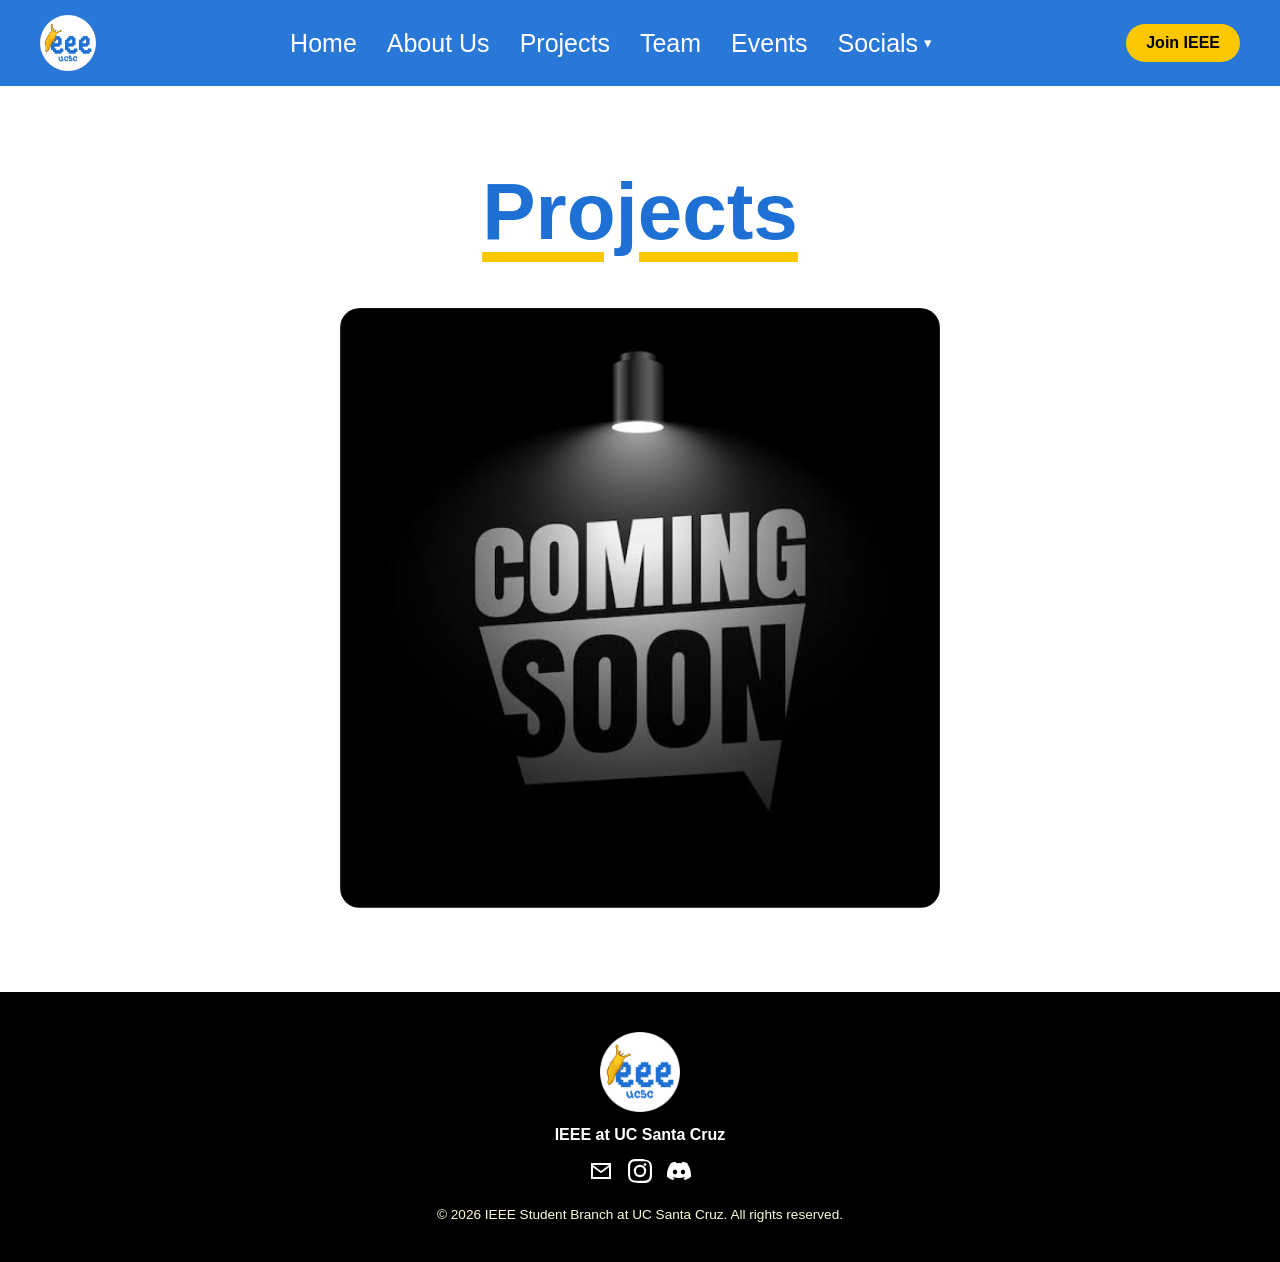
<file: projects.html>
<!DOCTYPE html>
<html lang="en">
<head>
    <meta charset="UTF-8">
    <meta name="viewport" content="width=device-width, initial-scale=1.0">
    <title>Projects | IEEE at UC Santa Cruz</title>
    <meta name="description" content="IEEE Student Branch at UC Santa Cruz. Hands-on engineering projects, workshops, and events for UCSC students.">
    <meta property="og:title" content="Projects | IEEE at UC Santa Cruz">
    <meta property="og:description" content="IEEE Student Branch at UC Santa Cruz. Hands-on engineering projects, workshops, and events for UCSC students.">
    <meta property="og:image" content="assets/img/ucsc-ieee-logo.png">
    <link rel="icon" type="image/png" href="assets/img/ucsc-ieee-logo.png">
    <link rel="stylesheet" href="style.css">
</head>
<body>
<!-- The header section contains the navigation bar with the logo, navigation links -->
<header>
    <nav>
        <a href="index.html#home" class="logo">
            <img src="assets/img/ucsc-ieee-logo.png" alt="IEEE UCSC logo">
        </a>

        <ul class="nav-links">
            <li><a href="index.html#home">Home</a></li>
            <li><a href="index.html#about-us">About Us</a></li>
            <li><a href="projects.html">Projects</a></li>
            <li><a href="team.html">Team</a></li>
            <li><a href="index.html#calendar">Events</a></li>

            <!-- Socials drop-down, opens on hover (desktop) or tap -->
            <li class="dropdown">
                <button class="dropdown-toggle" aria-expanded="false" aria-haspopup="true">
                    Socials <span class="dropdown-arrow">&#9662;</span>
                </button>
                <ul class="dropdown-menu">
                    <li>
                        <a href="https://discord.com/invite/k6jq3KqWV" target="_blank">
                            <svg xmlns="http://www.w3.org/2000/svg" viewBox="0 0 24 24" class="dropdown-icon"><path d="M20.317 4.37a19.79 19.79 0 0 0-4.885-1.515.074.074 0 0 0-.079.037c-.211.375-.445.865-.608 1.25a18.27 18.27 0 0 0-5.487 0 12.64 12.64 0 0 0-.618-1.25.077.077 0 0 0-.079-.037A19.74 19.74 0 0 0 3.677 4.37a.07.07 0 0 0-.032.028C.533 9.046-.32 13.58.099 18.058a.082.082 0 0 0 .031.056 19.9 19.9 0 0 0 5.993 3.03.078.078 0 0 0 .084-.028c.462-.63.874-1.295 1.226-1.994a.076.076 0 0 0-.042-.106 13.1 13.1 0 0 1-1.872-.892.077.077 0 0 1-.008-.128c.126-.094.252-.192.372-.291a.074.074 0 0 1 .078-.01c3.928 1.793 8.18 1.793 12.062 0a.074.074 0 0 1 .078.009c.12.1.246.198.373.292a.077.077 0 0 1-.007.128 12.3 12.3 0 0 1-1.873.891.077.077 0 0 0-.041.107c.36.698.772 1.363 1.225 1.993a.076.076 0 0 0 .084.029 19.84 19.84 0 0 0 6.002-3.03.077.077 0 0 0 .032-.054c.5-5.177-.838-9.674-3.549-13.66a.061.061 0 0 0-.031-.03zM8.02 15.331c-1.183 0-2.157-1.086-2.157-2.419 0-1.333.956-2.419 2.157-2.419 1.21 0 2.176 1.095 2.157 2.42 0 1.332-.956 2.418-2.157 2.418zm7.975 0c-1.183 0-2.157-1.086-2.157-2.419 0-1.333.955-2.419 2.157-2.419 1.21 0 2.176 1.095 2.157 2.42 0 1.332-.946 2.418-2.157 2.418z"/></svg>
                            Discord
                        </a>
                    </li>
                    <li>
                        <a href="mailto:ieeeucsc26@gmail.com">
                            <svg xmlns="http://www.w3.org/2000/svg" viewBox="0 0 24 24" class="dropdown-icon"><path d="M2 4h20v16H2V4zm2 2v.01L12 12l8-5.99V6H4zm16 2.24l-7.4 5.55a1 1 0 0 1-1.2 0L4 8.24V18h16V8.24z"/></svg>
                            Email
                        </a>
                    </li>
                    <li>
                        <a href="https://www.instagram.com/ieee_ucsc/" target="_blank">
                            <svg xmlns="http://www.w3.org/2000/svg" viewBox="0 0 24 24" class="dropdown-icon"><path d="M12 2.2c3.2 0 3.6 0 4.9.1 3.3.1 4.8 1.7 4.9 4.9.1 1.3.1 1.6.1 4.8s0 3.6-.1 4.8c-.1 3.2-1.7 4.8-4.9 4.9-1.3.1-1.6.1-4.9.1s-3.6 0-4.9-.1c-3.3-.1-4.8-1.7-4.9-4.9-.1-1.3-.1-1.6-.1-4.8s0-3.6.1-4.8C2.3 4 3.9 2.4 7.1 2.3c1.3-.1 1.6-.1 4.9-.1zM12 0C8.7 0 8.3 0 7 .1c-4.4.2-6.8 2.6-7 7C0 8.7 0 9.1 0 12s0 3.3.1 4.6c.2 4.4 2.6 6.8 7 7C8.3 24 8.7 24 12 24s3.7 0 5-.1c4.4-.2 6.8-2.6 7-7 .1-1.3.1-1.7.1-4.6s0-3.3-.1-4.6c-.2-4.4-2.6-6.8-7-7C15.7 0 15.3 0 12 0zm0 5.8a6.2 6.2 0 1 0 0 12.4 6.2 6.2 0 0 0 0-12.4zm0 10.2a4 4 0 1 1 0-8 4 4 0 0 1 0 8zm6.4-10.4a1.4 1.4 0 1 1-2.8 0 1.4 1.4 0 0 1 2.8 0z"/></svg>
                            Instagram
                        </a>
                    </li>
                </ul>
            </li>
        </ul>

        <a href="https://forms.gle/xPw1YNsKFqso948z6" target="_blank" class="join-btn">Join IEEE</a>

        <!-- Menu button, only shows on small screens -->
        <button class="menu-toggle" aria-label="Open menu" aria-expanded="false">
            <span></span>
            <span></span>
            <span></span>
        </button>
    </nav>
</header>


<!-- The projects section shows the club's projects (coming soon for now) -->

<section class="projects">
    <h1 data-reveal="up">Projects</h1>
    <img data-reveal="up" src="assets/img/coming-soon.jpeg" alt="Coming soon">
</section>


<!-- The footer section contains the logo, name, social media links, and copyright information -->
 
<footer class="site-footer">
    <img src="assets/img/ucsc-ieee-logo.png" alt="IEEE UCSC logo" class="footer-logo">

    <p class="footer-name">IEEE at UC Santa Cruz</p>

    <div class="footer-socials">
        <a href="mailto:ieeeucsc26@gmail.com" class="social-link">
            <svg xmlns="http://www.w3.org/2000/svg" viewBox="0 0 24 24" class="social-icon">
                <path d="M2 4h20v16H2V4zm2 2v.01L12 12l8-5.99V6H4zm16 2.24l-7.4 5.55a1 1 0 0 1-1.2 0L4 8.24V18h16V8.24z"/>
            </svg>
        </a>
        <a href="https://www.instagram.com/ieee_ucsc/" target="_blank" class="social-link">
            <svg xmlns="http://www.w3.org/2000/svg" viewBox="0 0 24 24" class="social-icon">
                <path d="M12 2.2c3.2 0 3.6 0 4.9.1 3.3.1 4.8 1.7 4.9 4.9.1 1.3.1 1.6.1 4.8s0 3.6-.1 4.8c-.1 3.2-1.7 4.8-4.9 4.9-1.3.1-1.6.1-4.9.1s-3.6 0-4.9-.1c-3.3-.1-4.8-1.7-4.9-4.9-.1-1.3-.1-1.6-.1-4.8s0-3.6.1-4.8C2.3 4 3.9 2.4 7.1 2.3c1.3-.1 1.6-.1 4.9-.1zM12 0C8.7 0 8.3 0 7 .1c-4.4.2-6.8 2.6-7 7C0 8.7 0 9.1 0 12s0 3.3.1 4.6c.2 4.4 2.6 6.8 7 7C8.3 24 8.7 24 12 24s3.7 0 5-.1c4.4-.2 6.8-2.6 7-7 .1-1.3.1-1.7.1-4.6s0-3.3-.1-4.6c-.2-4.4-2.6-6.8-7-7C15.7 0 15.3 0 12 0zm0 5.8a6.2 6.2 0 1 0 0 12.4 6.2 6.2 0 0 0 0-12.4zm0 10.2a4 4 0 1 1 0-8 4 4 0 0 1 0 8zm6.4-10.4a1.4 1.4 0 1 1-2.8 0 1.4 1.4 0 0 1 2.8 0z"/>
            </svg>
        </a>
        <a href="https://discord.com/invite/k6jq3KqWV" target="_blank" class="social-link" aria-label="Discord">
            <svg xmlns="http://www.w3.org/2000/svg" viewBox="0 0 24 24" class="social-icon">
                <path d="M20.317 4.37a19.79 19.79 0 0 0-4.885-1.515.074.074 0 0 0-.079.037c-.211.375-.445.865-.608 1.25a18.27 18.27 0 0 0-5.487 0 12.64 12.64 0 0 0-.618-1.25.077.077 0 0 0-.079-.037A19.74 19.74 0 0 0 3.677 4.37a.07.07 0 0 0-.032.028C.533 9.046-.32 13.58.099 18.058a.082.082 0 0 0 .031.056 19.9 19.9 0 0 0 5.993 3.03.078.078 0 0 0 .084-.028c.462-.63.874-1.295 1.226-1.994a.076.076 0 0 0-.042-.106 13.1 13.1 0 0 1-1.872-.892.077.077 0 0 1-.008-.128c.126-.094.252-.192.372-.291a.074.074 0 0 1 .078-.01c3.928 1.793 8.18 1.793 12.062 0a.074.074 0 0 1 .078.009c.12.1.246.198.373.292a.077.077 0 0 1-.007.128 12.3 12.3 0 0 1-1.873.891.077.077 0 0 0-.041.107c.36.698.772 1.363 1.225 1.993a.076.076 0 0 0 .084.029 19.84 19.84 0 0 0 6.002-3.03.077.077 0 0 0 .032-.054c.5-5.177-.838-9.674-3.549-13.66a.061.061 0 0 0-.031-.03zM8.02 15.331c-1.183 0-2.157-1.086-2.157-2.419 0-1.333.956-2.419 2.157-2.419 1.21 0 2.176 1.095 2.157 2.42 0 1.332-.956 2.418-2.157 2.418zm7.975 0c-1.183 0-2.157-1.086-2.157-2.419 0-1.333.955-2.419 2.157-2.419 1.21 0 2.176 1.095 2.157 2.42 0 1.332-.946 2.418-2.157 2.418z"/>
            </svg>
        </a>
    </div>

    <p class="footer-copyright">&copy; 2026 IEEE Student Branch at UC Santa Cruz. All rights reserved.</p>
</footer>

<script src="script.js"></script>
</body>
</html>
</file>
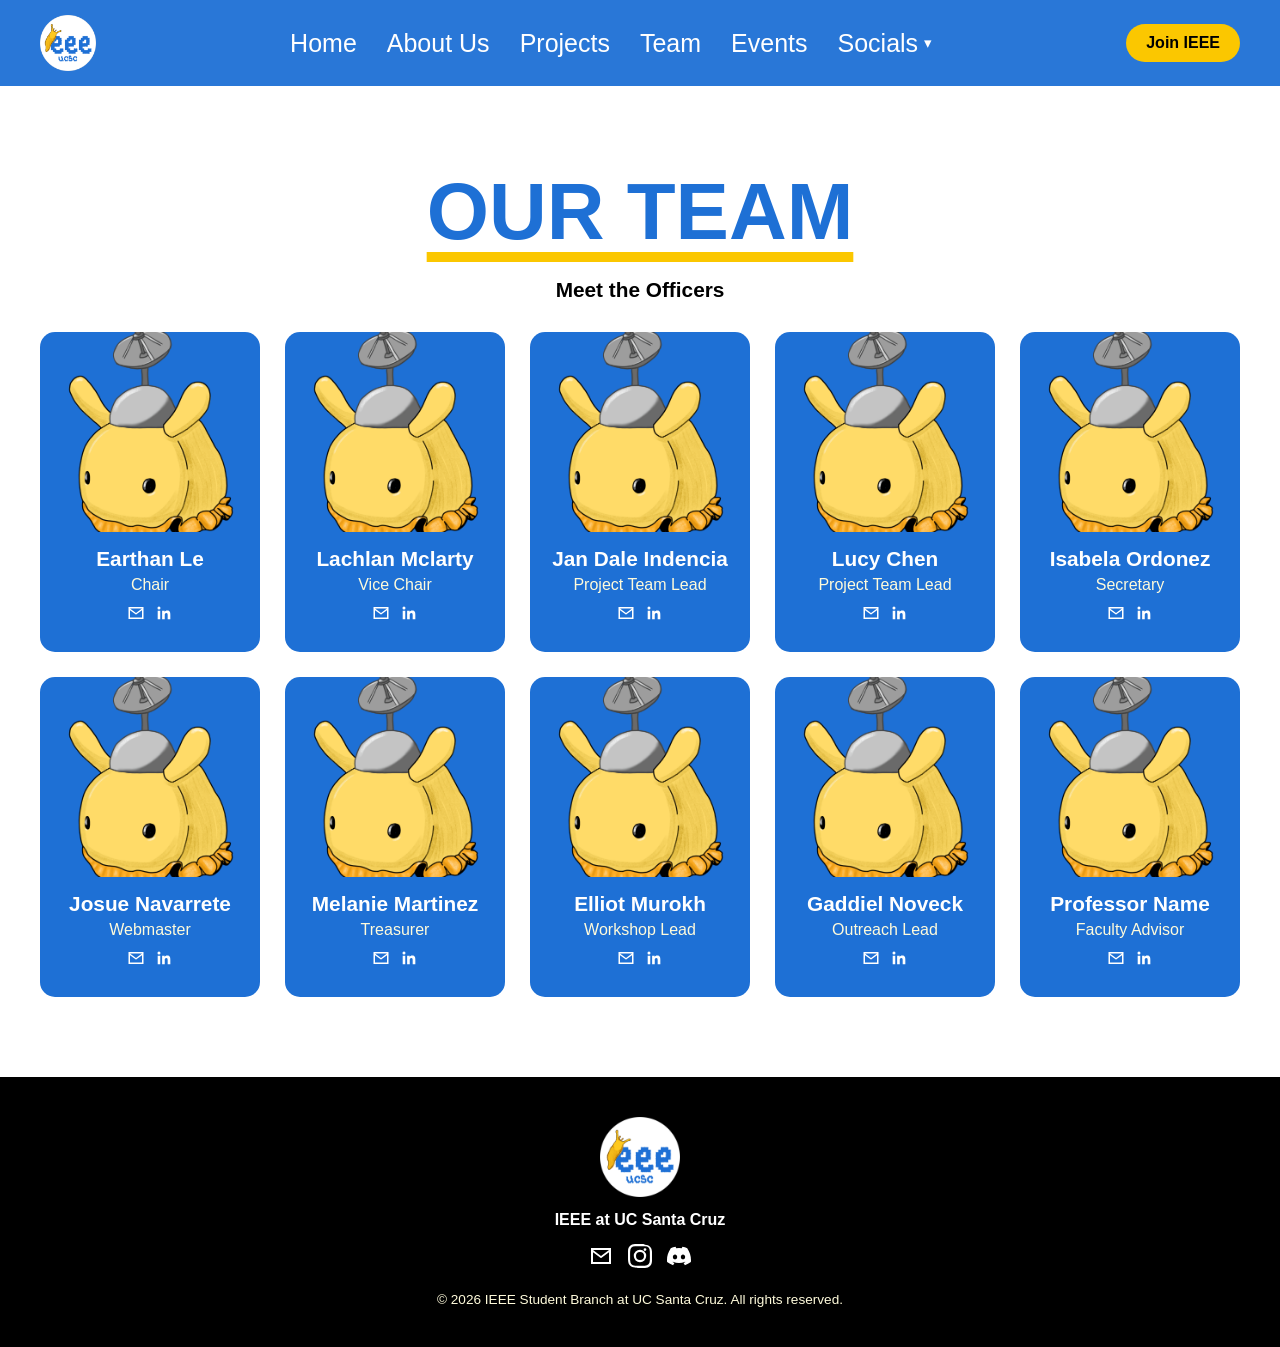
<file: team.html>
<!DOCTYPE html>
<html lang="en">
<head>
    <meta charset="UTF-8">
    <meta name="viewport" content="width=device-width, initial-scale=1.0">
    <title>Team | IEEE at UC Santa Cruz</title>
    <meta name="description" content="IEEE Student Branch at UC Santa Cruz. Hands-on engineering projects, workshops, and events for UCSC students.">
    <meta property="og:title" content="Team | IEEE at UC Santa Cruz">
    <meta property="og:description" content="IEEE Student Branch at UC Santa Cruz. Hands-on engineering projects, workshops, and events for UCSC students.">
    <meta property="og:image" content="assets/img/ucsc-ieee-logo.png">
    <link rel="icon" type="image/png" href="assets/img/ucsc-ieee-logo.png">
    <link rel="stylesheet" href="style.css">
</head>
<body>
<!-- The header section contains the navigation bar with the logo, navigation links -->
<header>
    <nav>
        <a href="index.html#home" class="logo">
            <img src="assets/img/ucsc-ieee-logo.png" alt="IEEE UCSC logo">
        </a>

        <ul class="nav-links">
            <li><a href="index.html#home">Home</a></li>
            <li><a href="index.html#about-us">About Us</a></li>
            <li><a href="projects.html">Projects</a></li>
            <li><a href="team.html">Team</a></li>
            <li><a href="index.html#calendar">Events</a></li>

            <!-- Socials drop-down, opens on hover (desktop) or tap -->
            <li class="dropdown">
                <button class="dropdown-toggle" aria-expanded="false" aria-haspopup="true">
                    Socials <span class="dropdown-arrow">&#9662;</span>
                </button>
                <ul class="dropdown-menu">
                    <li>
                        <a href="https://discord.com/invite/k6jq3KqWV" target="_blank">
                            <svg xmlns="http://www.w3.org/2000/svg" viewBox="0 0 24 24" class="dropdown-icon"><path d="M20.317 4.37a19.79 19.79 0 0 0-4.885-1.515.074.074 0 0 0-.079.037c-.211.375-.445.865-.608 1.25a18.27 18.27 0 0 0-5.487 0 12.64 12.64 0 0 0-.618-1.25.077.077 0 0 0-.079-.037A19.74 19.74 0 0 0 3.677 4.37a.07.07 0 0 0-.032.028C.533 9.046-.32 13.58.099 18.058a.082.082 0 0 0 .031.056 19.9 19.9 0 0 0 5.993 3.03.078.078 0 0 0 .084-.028c.462-.63.874-1.295 1.226-1.994a.076.076 0 0 0-.042-.106 13.1 13.1 0 0 1-1.872-.892.077.077 0 0 1-.008-.128c.126-.094.252-.192.372-.291a.074.074 0 0 1 .078-.01c3.928 1.793 8.18 1.793 12.062 0a.074.074 0 0 1 .078.009c.12.1.246.198.373.292a.077.077 0 0 1-.007.128 12.3 12.3 0 0 1-1.873.891.077.077 0 0 0-.041.107c.36.698.772 1.363 1.225 1.993a.076.076 0 0 0 .084.029 19.84 19.84 0 0 0 6.002-3.03.077.077 0 0 0 .032-.054c.5-5.177-.838-9.674-3.549-13.66a.061.061 0 0 0-.031-.03zM8.02 15.331c-1.183 0-2.157-1.086-2.157-2.419 0-1.333.956-2.419 2.157-2.419 1.21 0 2.176 1.095 2.157 2.42 0 1.332-.956 2.418-2.157 2.418zm7.975 0c-1.183 0-2.157-1.086-2.157-2.419 0-1.333.955-2.419 2.157-2.419 1.21 0 2.176 1.095 2.157 2.42 0 1.332-.946 2.418-2.157 2.418z"/></svg>
                            Discord
                        </a>
                    </li>
                    <li>
                        <a href="mailto:ieeeucsc26@gmail.com">
                            <svg xmlns="http://www.w3.org/2000/svg" viewBox="0 0 24 24" class="dropdown-icon"><path d="M2 4h20v16H2V4zm2 2v.01L12 12l8-5.99V6H4zm16 2.24l-7.4 5.55a1 1 0 0 1-1.2 0L4 8.24V18h16V8.24z"/></svg>
                            Email
                        </a>
                    </li>
                    <li>
                        <a href="https://www.instagram.com/ieee_ucsc/" target="_blank">
                            <svg xmlns="http://www.w3.org/2000/svg" viewBox="0 0 24 24" class="dropdown-icon"><path d="M12 2.2c3.2 0 3.6 0 4.9.1 3.3.1 4.8 1.7 4.9 4.9.1 1.3.1 1.6.1 4.8s0 3.6-.1 4.8c-.1 3.2-1.7 4.8-4.9 4.9-1.3.1-1.6.1-4.9.1s-3.6 0-4.9-.1c-3.3-.1-4.8-1.7-4.9-4.9-.1-1.3-.1-1.6-.1-4.8s0-3.6.1-4.8C2.3 4 3.9 2.4 7.1 2.3c1.3-.1 1.6-.1 4.9-.1zM12 0C8.7 0 8.3 0 7 .1c-4.4.2-6.8 2.6-7 7C0 8.7 0 9.1 0 12s0 3.3.1 4.6c.2 4.4 2.6 6.8 7 7C8.3 24 8.7 24 12 24s3.7 0 5-.1c4.4-.2 6.8-2.6 7-7 .1-1.3.1-1.7.1-4.6s0-3.3-.1-4.6c-.2-4.4-2.6-6.8-7-7C15.7 0 15.3 0 12 0zm0 5.8a6.2 6.2 0 1 0 0 12.4 6.2 6.2 0 0 0 0-12.4zm0 10.2a4 4 0 1 1 0-8 4 4 0 0 1 0 8zm6.4-10.4a1.4 1.4 0 1 1-2.8 0 1.4 1.4 0 0 1 2.8 0z"/></svg>
                            Instagram
                        </a>
                    </li>
                </ul>
            </li>
        </ul>

        <a href="https://forms.gle/xPw1YNsKFqso948z6" target="_blank" class="join-btn">Join IEEE</a>

        <!-- Menu button, only shows on small screens -->
        <button class="menu-toggle" aria-label="Open menu" aria-expanded="false">
            <span></span>
            <span></span>
            <span></span>
        </button>
    </nav>
</header>


<!-- Meet our Team section introduces the team members with their photos, names, and roles -->
<section class="team">
    <h1 data-reveal="up">OUR TEAM</h1>
    <p class="team-subtitle" data-reveal="up">Meet the Officers</p>

    <div class="team-grid">

        <div class="team-card" data-reveal="up">
            <div class="card-inner">
                <div class="card-front">
                    <img src="assets/img/cute-slug.png" alt="Cute slug">
                    <h3>Earthan Le</h3>
                    <p>Chair</p>
                    <div class="card-socials">
                        <a href="mailto:ele176@ucsc.edu" class="social-link">
                            <svg xmlns="http://www.w3.org/2000/svg" viewBox="0 0 24 24" class="social-icon">
                                <path d="M2 4h20v16H2V4zm2 2v.01L12 12l8-5.99V6H4zm16 2.24l-7.4 5.55a1 1 0 0 1-1.2 0L4 8.24V18h16V8.24z"/>
                            </svg>
                        </a>
                        <a href="https://www.linkedin.com/company/yourclub" target="_blank" class="social-link">
                            <svg xmlns="http://www.w3.org/2000/svg" viewBox="0 0 24 24" class="social-icon">
                                <path d="M20.4 20.4h-3.5v-5.5c0-1.3 0-3-1.8-3s-2.1 1.4-2.1 2.9v5.6H9.5V9h3.4v1.6h.05c.5-.9 1.6-1.8 3.3-1.8 3.6 0 4.2 2.4 4.2 5.4v6.2zM5.3 7.4a2 2 0 1 1 0-4 2 2 0 0 1 0 4zM7 20.4H3.6V9H7v11.4z"/>
                            </svg>
                        </a>
                    </div>
                </div>
                <div class="card-back">
                    <h3>Earthan Le</h3>
                    <p class="card-intro">A short intro goes here — favorite class, fun fact, why they joined IEEE.</p>
                </div>
            </div>
        </div>

        <div class="team-card" data-reveal="up">
            <div class="card-inner">
                <div class="card-front">
                    <img src="assets/img/cute-slug.png" alt="Cute slug">
                    <h3>Lachlan Mclarty</h3>
                    <p>Vice Chair</p>
                    <div class="card-socials">
                        <a href="mailto:lmclarty@ucsc.edu" class="social-link">
                            <svg xmlns="http://www.w3.org/2000/svg" viewBox="0 0 24 24" class="social-icon">
                                <path d="M2 4h20v16H2V4zm2 2v.01L12 12l8-5.99V6H4zm16 2.24l-7.4 5.55a1 1 0 0 1-1.2 0L4 8.24V18h16V8.24z"/>
                            </svg>
                        </a>
                        <a href="https://www.linkedin.com/company/yourclub" target="_blank" class="social-link">
                            <svg xmlns="http://www.w3.org/2000/svg" viewBox="0 0 24 24" class="social-icon">
                                <path d="M20.4 20.4h-3.5v-5.5c0-1.3 0-3-1.8-3s-2.1 1.4-2.1 2.9v5.6H9.5V9h3.4v1.6h.05c.5-.9 1.6-1.8 3.3-1.8 3.6 0 4.2 2.4 4.2 5.4v6.2zM5.3 7.4a2 2 0 1 1 0-4 2 2 0 0 1 0 4zM7 20.4H3.6V9H7v11.4z"/>
                            </svg>
                        </a>
                    </div>
                </div>
                <div class="card-back">
                    <h3>Lachlan Mclarty</h3>
                    <p class="card-intro">A short intro goes here — favorite class, fun fact, why they joined IEEE.</p>
                </div>
            </div>
        </div>

        <div class="team-card" data-reveal="up">
            <div class="card-inner">
                <div class="card-front">
                    <img src="assets/img/cute-slug.png" alt="Cute slug">
                    <h3>Jan Dale Indencia</h3>
                    <p>Project Team Lead</p>
                    <div class="card-socials">
                        <a href="mailto:jindenci@ucsc.edu" class="social-link">
                            <svg xmlns="http://www.w3.org/2000/svg" viewBox="0 0 24 24" class="social-icon">
                                <path d="M2 4h20v16H2V4zm2 2v.01L12 12l8-5.99V6H4zm16 2.24l-7.4 5.55a1 1 0 0 1-1.2 0L4 8.24V18h16V8.24z"/>
                            </svg>
                        </a>
                        <a href="https://www.linkedin.com/company/yourclub" target="_blank" class="social-link">
                            <svg xmlns="http://www.w3.org/2000/svg" viewBox="0 0 24 24" class="social-icon">
                                <path d="M20.4 20.4h-3.5v-5.5c0-1.3 0-3-1.8-3s-2.1 1.4-2.1 2.9v5.6H9.5V9h3.4v1.6h.05c.5-.9 1.6-1.8 3.3-1.8 3.6 0 4.2 2.4 4.2 5.4v6.2zM5.3 7.4a2 2 0 1 1 0-4 2 2 0 0 1 0 4zM7 20.4H3.6V9H7v11.4z"/>
                            </svg>
                        </a>
                    </div>
                </div>
                <div class="card-back">
                    <h3>Jan Dale Indencia</h3>
                    <p class="card-intro">A short intro goes here — favorite class, fun fact, why they joined IEEE.</p>
                </div>
            </div>
        </div>

        <div class="team-card" data-reveal="up">
            <div class="card-inner">
                <div class="card-front">
                    <img src="assets/img/cute-slug.png" alt="Cute slug">
                    <h3>Lucy Chen</h3>
                    <p>Project Team Lead</p>
                    <div class="card-socials">
                        <a href="mailto:lchen275@ucsc.edu" class="social-link">
                            <svg xmlns="http://www.w3.org/2000/svg" viewBox="0 0 24 24" class="social-icon">
                                <path d="M2 4h20v16H2V4zm2 2v.01L12 12l8-5.99V6H4zm16 2.24l-7.4 5.55a1 1 0 0 1-1.2 0L4 8.24V18h16V8.24z"/>
                            </svg>
                        </a>
                        <a href="https://www.linkedin.com/company/yourclub" target="_blank" class="social-link">
                            <svg xmlns="http://www.w3.org/2000/svg" viewBox="0 0 24 24" class="social-icon">
                                <path d="M20.4 20.4h-3.5v-5.5c0-1.3 0-3-1.8-3s-2.1 1.4-2.1 2.9v5.6H9.5V9h3.4v1.6h.05c.5-.9 1.6-1.8 3.3-1.8 3.6 0 4.2 2.4 4.2 5.4v6.2zM5.3 7.4a2 2 0 1 1 0-4 2 2 0 0 1 0 4zM7 20.4H3.6V9H7v11.4z"/>
                            </svg>
                        </a>
                    </div>
                </div>
                <div class="card-back">
                    <h3>Lucy Chen</h3>
                    <p class="card-intro">A short intro goes here — favorite class, fun fact, why they joined IEEE.</p>
                </div>
            </div>
        </div>

        <div class="team-card" data-reveal="up">
            <div class="card-inner">
                <div class="card-front">
                    <img src="assets/img/cute-slug.png" alt="Cute slug">
                    <h3>Isabela Ordonez</h3>
                    <p>Secretary</p>
                    <div class="card-socials">
                        <a href="mailto:iordonez@ucsc.edu" class="social-link">
                            <svg xmlns="http://www.w3.org/2000/svg" viewBox="0 0 24 24" class="social-icon">
                                <path d="M2 4h20v16H2V4zm2 2v.01L12 12l8-5.99V6H4zm16 2.24l-7.4 5.55a1 1 0 0 1-1.2 0L4 8.24V18h16V8.24z"/>
                            </svg>
                        </a>
                        <a href="https://www.linkedin.com/company/yourclub" target="_blank" class="social-link">
                            <svg xmlns="http://www.w3.org/2000/svg" viewBox="0 0 24 24" class="social-icon">
                                <path d="M20.4 20.4h-3.5v-5.5c0-1.3 0-3-1.8-3s-2.1 1.4-2.1 2.9v5.6H9.5V9h3.4v1.6h.05c.5-.9 1.6-1.8 3.3-1.8 3.6 0 4.2 2.4 4.2 5.4v6.2zM5.3 7.4a2 2 0 1 1 0-4 2 2 0 0 1 0 4zM7 20.4H3.6V9H7v11.4z"/>
                            </svg>
                        </a>
                    </div>
                </div>
                <div class="card-back">
                    <h3>Isabela Ordonez</h3>
                    <p class="card-intro">A short intro goes here — favorite class, fun fact, why they joined IEEE.</p>
                </div>
            </div>
        </div>

        <div class="team-card" data-reveal="up">
            <div class="card-inner">
                <div class="card-front">
                    <img src="assets/img/cute-slug.png" alt="Cute slug">
                    <h3>Josue Navarrete</h3>
                    <p>Webmaster</p>
                    <div class="card-socials">
                        <a href="mailto:jnavarr@ucsc.edu" class="social-link">
                            <svg xmlns="http://www.w3.org/2000/svg" viewBox="0 0 24 24" class="social-icon">
                                <path d="M2 4h20v16H2V4zm2 2v.01L12 12l8-5.99V6H4zm16 2.24l-7.4 5.55a1 1 0 0 1-1.2 0L4 8.24V18h16V8.24z"/>
                            </svg>
                        </a>
                        <a href="https://www.linkedin.com/company/yourclub" target="_blank" class="social-link">
                            <svg xmlns="http://www.w3.org/2000/svg" viewBox="0 0 24 24" class="social-icon">
                                <path d="M20.4 20.4h-3.5v-5.5c0-1.3 0-3-1.8-3s-2.1 1.4-2.1 2.9v5.6H9.5V9h3.4v1.6h.05c.5-.9 1.6-1.8 3.3-1.8 3.6 0 4.2 2.4 4.2 5.4v6.2zM5.3 7.4a2 2 0 1 1 0-4 2 2 0 0 1 0 4zM7 20.4H3.6V9H7v11.4z"/>
                            </svg>
                        </a>
                    </div>
                </div>
                <div class="card-back">
                    <h3>Josue Navarrete</h3>
                    <p class="card-intro">A short intro goes here — favorite class, fun fact, why they joined IEEE.</p>
                </div>
            </div>
        </div>

        <div class="team-card" data-reveal="up">
            <div class="card-inner">
                <div class="card-front">
                    <img src="assets/img/cute-slug.png" alt="Cute slug">
                    <h3>Melanie Martinez</h3>
                    <p>Treasurer</p>
                    <div class="card-socials">
                        <a href="mailto:mmart374@ucsc.edu" class="social-link">
                            <svg xmlns="http://www.w3.org/2000/svg" viewBox="0 0 24 24" class="social-icon">
                                <path d="M2 4h20v16H2V4zm2 2v.01L12 12l8-5.99V6H4zm16 2.24l-7.4 5.55a1 1 0 0 1-1.2 0L4 8.24V18h16V8.24z"/>
                            </svg>
                        </a>
                        <a href="https://www.linkedin.com/company/yourclub" target="_blank" class="social-link">
                            <svg xmlns="http://www.w3.org/2000/svg" viewBox="0 0 24 24" class="social-icon">
                                <path d="M20.4 20.4h-3.5v-5.5c0-1.3 0-3-1.8-3s-2.1 1.4-2.1 2.9v5.6H9.5V9h3.4v1.6h.05c.5-.9 1.6-1.8 3.3-1.8 3.6 0 4.2 2.4 4.2 5.4v6.2zM5.3 7.4a2 2 0 1 1 0-4 2 2 0 0 1 0 4zM7 20.4H3.6V9H7v11.4z"/>
                            </svg>
                        </a>
                    </div>
                </div>
                <div class="card-back">
                    <h3>Melanie Martinez</h3>
                    <p class="card-intro">A short intro goes here — favorite class, fun fact, why they joined IEEE.</p>
                </div>
            </div>
        </div>

        <div class="team-card" data-reveal="up">
            <div class="card-inner">
                <div class="card-front">
                    <img src="assets/img/cute-slug.png" alt="Cute slug">
                    <h3>Elliot Murokh</h3>
                    <p>Workshop Lead</p>
                    <div class="card-socials">
                        <a href="mailto:emurokh@ucsc.edu" class="social-link">
                            <svg xmlns="http://www.w3.org/2000/svg" viewBox="0 0 24 24" class="social-icon">
                                <path d="M2 4h20v16H2V4zm2 2v.01L12 12l8-5.99V6H4zm16 2.24l-7.4 5.55a1 1 0 0 1-1.2 0L4 8.24V18h16V8.24z"/>
                            </svg>
                        </a>
                        <a href="https://www.linkedin.com/company/yourclub" target="_blank" class="social-link">
                            <svg xmlns="http://www.w3.org/2000/svg" viewBox="0 0 24 24" class="social-icon">
                                <path d="M20.4 20.4h-3.5v-5.5c0-1.3 0-3-1.8-3s-2.1 1.4-2.1 2.9v5.6H9.5V9h3.4v1.6h.05c.5-.9 1.6-1.8 3.3-1.8 3.6 0 4.2 2.4 4.2 5.4v6.2zM5.3 7.4a2 2 0 1 1 0-4 2 2 0 0 1 0 4zM7 20.4H3.6V9H7v11.4z"/>
                            </svg>
                        </a>
                    </div>
                </div>
                <div class="card-back">
                    <h3>Elliot Murokh</h3>
                    <p class="card-intro">A short intro goes here — favorite class, fun fact, why they joined IEEE.</p>
                </div>
            </div>
        </div>

        <div class="team-card" data-reveal="up">
            <div class="card-inner">
                <div class="card-front">
                    <img src="assets/img/cute-slug.png" alt="Cute slug">
                    <h3>Gaddiel Noveck</h3>
                    <p>Outreach Lead</p>
                    <div class="card-socials">
                        <a href="mailto:gnoveck@ucsc.edu" class="social-link">
                            <svg xmlns="http://www.w3.org/2000/svg" viewBox="0 0 24 24" class="social-icon">
                                <path d="M2 4h20v16H2V4zm2 2v.01L12 12l8-5.99V6H4zm16 2.24l-7.4 5.55a1 1 0 0 1-1.2 0L4 8.24V18h16V8.24z"/>
                            </svg>
                        </a>
                        <a href="https://www.linkedin.com/company/yourclub" target="_blank" class="social-link">
                            <svg xmlns="http://www.w3.org/2000/svg" viewBox="0 0 24 24" class="social-icon">
                                <path d="M20.4 20.4h-3.5v-5.5c0-1.3 0-3-1.8-3s-2.1 1.4-2.1 2.9v5.6H9.5V9h3.4v1.6h.05c.5-.9 1.6-1.8 3.3-1.8 3.6 0 4.2 2.4 4.2 5.4v6.2zM5.3 7.4a2 2 0 1 1 0-4 2 2 0 0 1 0 4zM7 20.4H3.6V9H7v11.4z"/>
                            </svg>
                        </a>
                    </div>
                </div>
                <div class="card-back">
                    <h3>Gaddiel Noveck</h3>
                    <p class="card-intro">A short intro goes here — favorite class, fun fact, why they joined IEEE.</p>
                </div>
            </div>
        </div>

        <div class="team-card" data-reveal="up">
            <div class="card-inner">
                <div class="card-front">
                    <img src="assets/img/cute-slug.png" alt="Cute slug">
                    <h3>Professor Name</h3>
                    <p>Faculty Advisor</p>
                    <div class="card-socials">
                        <a href="mailto:ieeeucsc26@gmail.com" class="social-link">
                            <svg xmlns="http://www.w3.org/2000/svg" viewBox="0 0 24 24" class="social-icon">
                                <path d="M2 4h20v16H2V4zm2 2v.01L12 12l8-5.99V6H4zm16 2.24l-7.4 5.55a1 1 0 0 1-1.2 0L4 8.24V18h16V8.24z"/>
                            </svg>
                        </a>
                        <a href="https://www.linkedin.com/company/yourclub" target="_blank" class="social-link">
                            <svg xmlns="http://www.w3.org/2000/svg" viewBox="0 0 24 24" class="social-icon">
                                <path d="M20.4 20.4h-3.5v-5.5c0-1.3 0-3-1.8-3s-2.1 1.4-2.1 2.9v5.6H9.5V9h3.4v1.6h.05c.5-.9 1.6-1.8 3.3-1.8 3.6 0 4.2 2.4 4.2 5.4v6.2zM5.3 7.4a2 2 0 1 1 0-4 2 2 0 0 1 0 4zM7 20.4H3.6V9H7v11.4z"/>
                            </svg>
                        </a>
                    </div>
                </div>
                <div class="card-back">
                    <h3>Professor Name</h3>
                    <p class="card-intro">A short intro goes here — research area, why they advise the club.</p>
                </div>
            </div>
        </div>

    </div>
</section>


<!-- The footer section contains the logo, name, social media links, and copyright information -->
 
<footer class="site-footer">
    <img src="assets/img/ucsc-ieee-logo.png" alt="IEEE UCSC logo" class="footer-logo">

    <p class="footer-name">IEEE at UC Santa Cruz</p>

    <div class="footer-socials">
        <a href="mailto:ieeeucsc26@gmail.com" class="social-link">
            <svg xmlns="http://www.w3.org/2000/svg" viewBox="0 0 24 24" class="social-icon">
                <path d="M2 4h20v16H2V4zm2 2v.01L12 12l8-5.99V6H4zm16 2.24l-7.4 5.55a1 1 0 0 1-1.2 0L4 8.24V18h16V8.24z"/>
            </svg>
        </a>
        <a href="https://www.instagram.com/ieee_ucsc/" target="_blank" class="social-link">
            <svg xmlns="http://www.w3.org/2000/svg" viewBox="0 0 24 24" class="social-icon">
                <path d="M12 2.2c3.2 0 3.6 0 4.9.1 3.3.1 4.8 1.7 4.9 4.9.1 1.3.1 1.6.1 4.8s0 3.6-.1 4.8c-.1 3.2-1.7 4.8-4.9 4.9-1.3.1-1.6.1-4.9.1s-3.6 0-4.9-.1c-3.3-.1-4.8-1.7-4.9-4.9-.1-1.3-.1-1.6-.1-4.8s0-3.6.1-4.8C2.3 4 3.9 2.4 7.1 2.3c1.3-.1 1.6-.1 4.9-.1zM12 0C8.7 0 8.3 0 7 .1c-4.4.2-6.8 2.6-7 7C0 8.7 0 9.1 0 12s0 3.3.1 4.6c.2 4.4 2.6 6.8 7 7C8.3 24 8.7 24 12 24s3.7 0 5-.1c4.4-.2 6.8-2.6 7-7 .1-1.3.1-1.7.1-4.6s0-3.3-.1-4.6c-.2-4.4-2.6-6.8-7-7C15.7 0 15.3 0 12 0zm0 5.8a6.2 6.2 0 1 0 0 12.4 6.2 6.2 0 0 0 0-12.4zm0 10.2a4 4 0 1 1 0-8 4 4 0 0 1 0 8zm6.4-10.4a1.4 1.4 0 1 1-2.8 0 1.4 1.4 0 0 1 2.8 0z"/>
            </svg>
        </a>
        <a href="https://discord.com/invite/k6jq3KqWV" target="_blank" class="social-link" aria-label="Discord">
            <svg xmlns="http://www.w3.org/2000/svg" viewBox="0 0 24 24" class="social-icon">
                <path d="M20.317 4.37a19.79 19.79 0 0 0-4.885-1.515.074.074 0 0 0-.079.037c-.211.375-.445.865-.608 1.25a18.27 18.27 0 0 0-5.487 0 12.64 12.64 0 0 0-.618-1.25.077.077 0 0 0-.079-.037A19.74 19.74 0 0 0 3.677 4.37a.07.07 0 0 0-.032.028C.533 9.046-.32 13.58.099 18.058a.082.082 0 0 0 .031.056 19.9 19.9 0 0 0 5.993 3.03.078.078 0 0 0 .084-.028c.462-.63.874-1.295 1.226-1.994a.076.076 0 0 0-.042-.106 13.1 13.1 0 0 1-1.872-.892.077.077 0 0 1-.008-.128c.126-.094.252-.192.372-.291a.074.074 0 0 1 .078-.01c3.928 1.793 8.18 1.793 12.062 0a.074.074 0 0 1 .078.009c.12.1.246.198.373.292a.077.077 0 0 1-.007.128 12.3 12.3 0 0 1-1.873.891.077.077 0 0 0-.041.107c.36.698.772 1.363 1.225 1.993a.076.076 0 0 0 .084.029 19.84 19.84 0 0 0 6.002-3.03.077.077 0 0 0 .032-.054c.5-5.177-.838-9.674-3.549-13.66a.061.061 0 0 0-.031-.03zM8.02 15.331c-1.183 0-2.157-1.086-2.157-2.419 0-1.333.956-2.419 2.157-2.419 1.21 0 2.176 1.095 2.157 2.42 0 1.332-.956 2.418-2.157 2.418zm7.975 0c-1.183 0-2.157-1.086-2.157-2.419 0-1.333.955-2.419 2.157-2.419 1.21 0 2.176 1.095 2.157 2.42 0 1.332-.946 2.418-2.157 2.418z"/>
            </svg>
        </a>
    </div>

    <p class="footer-copyright">&copy; 2026 IEEE Student Branch at UC Santa Cruz. All rights reserved.</p>
</footer>

<script src="script.js"></script>
</body>
</html>
</file>
<file: style.css>
/* Club colors, every color on the site comes from these */
:root {
    --black: #000000;
    --blue: #1e70d5;
    --yellow: #fbc700;
    --cream: #fffbdb;
    --white: #ffffff;
}

html {
    scroll-behavior: smooth;
}

* {
    margin: 0;
    padding: 0;
    box-sizing: border-box;
}

/* Makes the hidden attribute win over display: flex/grid */
[hidden] {
    display: none !important;
}

body {
    background-color: var(--white);
    font-family: Arial, sans-serif;
}

header {
    position: sticky;
    top: 0;
    z-index: 100;
    background-color: rgba(30, 112, 213, 0.95);
}

nav {
    position: relative;
    display: flex;
    align-items: center;
    justify-content: space-between;
    padding: 15px 40px;
}

.logo img {
    display: block;
    height: 56px;
    width: auto;
}

.nav-links {
    display: flex;
    list-style: none;
    gap: 30px;
}

.nav-links a {
    color: var(--white);
    text-decoration: none;
    font-size: 25px;
}

.nav-links a:hover {
    color: var(--yellow);
}

/* ---- Socials drop-down in the nav ---- */

.dropdown {
    position: relative;
}

.dropdown-toggle {
    display: flex;
    align-items: center;
    gap: 6px;
    background: none;
    border: none;
    color: var(--white);
    font: inherit;
    font-size: 25px;
    cursor: pointer;
}

.dropdown-toggle:hover,
.dropdown.open .dropdown-toggle {
    color: var(--yellow);
}

.dropdown-arrow {
    font-size: 0.6em;
    transition: transform 0.2s ease;
}

.dropdown.open .dropdown-arrow {
    transform: rotate(180deg);
}

.dropdown-menu {
    display: none;
    position: absolute;
    top: calc(100% + 12px);
    left: 50%;
    transform: translateX(-50%);
    min-width: 190px;
    list-style: none;
    padding: 8px 0;
    background-color: var(--white);
    border-radius: 12px;
    box-shadow: 0 8px 24px rgba(0, 0, 0, 0.2);
}

.dropdown.open .dropdown-menu {
    display: block;
}

/* Opens on hover with a mouse. The ::after fills the gap so the menu doesn't close on the way down */
@media (hover: hover) and (min-width: 901px) {
    .dropdown::after {
        content: "";
        position: absolute;
        left: 0;
        right: 0;
        top: 100%;
        height: 12px;
    }

    .dropdown:hover .dropdown-menu {
        display: block;
    }

    .dropdown:hover .dropdown-toggle {
        color: var(--yellow);
    }
}

.nav-links .dropdown-menu a {
    display: flex;
    align-items: center;
    gap: 12px;
    padding: 10px 20px;
    color: var(--black);
    font-size: 18px;
}

.nav-links .dropdown-menu a:hover {
    background-color: var(--cream);
    color: var(--blue);
}

.dropdown-icon {
    width: 20px;
    height: 20px;
    flex-shrink: 0;
    fill: var(--blue);
}

.join-btn {
    background-color: var(--yellow);
    color: var(--black);
    padding: 10px 20px;
    border-radius: 20px;
    text-decoration: none;
    font-weight: bold;
}

.join-btn:hover {
    background-color: var(--white);
}

/* Hamburger menu button, hidden until the screen gets small */
.menu-toggle {
    display: none;
    flex-direction: column;
    justify-content: center;
    gap: 5px;
    width: 44px;
    height: 44px;
    padding: 10px;
    background: none;
    border: none;
    cursor: pointer;
}

.menu-toggle span {
    display: block;
    height: 3px;
    background-color: var(--white);
    border-radius: 2px;
    transition: transform 0.3s ease, opacity 0.3s ease;
}

/* Turns the three lines into an X when the menu is open */
.menu-toggle.open span:nth-child(1) {
    transform: translateY(8px) rotate(45deg);
}

.menu-toggle.open span:nth-child(2) {
    opacity: 0;
}

.menu-toggle.open span:nth-child(3) {
    transform: translateY(-8px) rotate(-45deg);
}


/* ---- Home Section ---- */

.home {
    background-image: url('assets/img/home-picture.JPEG');
    background-position: center;
    background-size: cover;
    text-align: center;
    /* Fills the screen below the nav bar (svh keeps it right on phones when the address bar shows) */
    min-height: calc(100vh - 86px);
    min-height: calc(100svh - 86px);
    display: flex;
    flex-direction: column;
    align-items: center;
    padding: 40px 20px;
}

.home h1 {
    color: var(--black);
    font-size: clamp(2.5rem, 8vw, 80px);
    font-weight: 800;
}

.home p {
    color: var(--black);
    font-size: clamp(1.4rem, 4.5vw, 50px);
    margin-top: 10px;
}




/* ---- About Us Section ---- */


.about-us {
    background-color: var(--white);
    display: flex;
    align-items: center;
    gap: 80px;
    padding: 100px 40px;
}

.about-us-text h2 {
    text-decoration: underline;
    text-decoration-color: var(--yellow);
    text-underline-offset: 13px;
    text-decoration-thickness: 10px;
    color: var(--blue);
    font-size: 50px;
}

.about-us-text h2 {
    margin-bottom: 30px;
}

.about-us-text p {
    color: var(--black);
    font-size: 1.2rem;
    line-height: 1.6;
}

.about-us-text h3 {
    color: var(--blue);
    font-size: 1.4rem;
    margin-bottom: 6px;
}

.about-us-text p + h3 {
    margin-top: 24px;
}

.about-us-text {
    flex: 1;
}

/* ---- About Us Photo Slider ---- */

.slider {
    position: relative;
    width: 600px;
    max-width: 100%;
    aspect-ratio: 1 / 1;
    flex-shrink: 0;
    overflow: hidden;
    border-radius: 30px;
}

.slider-track {
    display: flex;
    height: 100%;
    transition: transform 0.5s ease;
}

.slider-track img {
    flex: 0 0 100%;
    width: 100%;
    height: 100%;
    object-fit: cover;
}

.slider-arrow {
    position: absolute;
    top: 50%;
    transform: translateY(-50%);
    width: 50px;
    height: 50px;
    border: none;
    border-radius: 50%;
    background-color: rgba(30, 112, 213, 0.8);
    color: var(--white);
    font-size: 22px;
    cursor: pointer;
}

.slider-arrow:hover {
    background-color: var(--blue);
}

.slider-arrow.prev {
    left: 15px;
}

.slider-arrow.next {
    right: 15px;
}

.slider-dots {
    position: absolute;
    bottom: 15px;
    left: 50%;
    transform: translateX(-50%);
    display: flex;
    gap: 10px;
}

.slider-dot {
    width: 14px;
    height: 14px;
    border: 2px solid var(--white);
    border-radius: 50%;
    background-color: transparent;
    cursor: pointer;
}

.slider-dot.active {
    background-color: var(--yellow);
}

.mission img {
    width: 600px;
    height: 600px;
    border-radius: 100px;
}

/* ---- Calendar Section ---- */
.calendar {
    background-color: var(--cream);
    padding: 80px 40px;
}

.calendar h2 {
    color: var(--blue);
    font-size: 50px;
    text-align: center;
    text-decoration: underline;
    text-decoration-color: var(--yellow);
    text-underline-offset: 13px;
    text-decoration-thickness: 10px;
}

.events-heading {
    color: var(--black);
    font-size: 1.6rem;
    text-align: center;
    margin: 50px 0 25px;
}

/* ---- Upcoming Event Cards ---- */

.event-grid {
    display: grid;
    grid-template-columns: repeat(auto-fit, minmax(270px, 1fr));
    gap: 25px;
    max-width: 1000px;
    margin: 0 auto;
}

.event-card {
    display: flex;
    text-decoration: none;
    background-color: var(--white);
    border-radius: 15px;
    overflow: hidden;
    box-shadow: 0 4px 14px rgba(0, 0, 0, 0.08);
    transition: box-shadow 0.25s ease, translate 0.25s ease;
}

/* Uses translate (not transform) so it doesn't fight the scroll animation */
.event-card:hover {
    translate: 0 -4px;
    box-shadow: 0 10px 24px rgba(0, 0, 0, 0.14);
}

.event-date {
    display: flex;
    flex-direction: column;
    align-items: center;
    justify-content: center;
    flex-shrink: 0;
    width: 80px;
    background-color: var(--yellow);
    color: var(--black);
}

.event-month {
    font-size: 0.95rem;
    font-weight: 700;
    text-transform: uppercase;
    letter-spacing: 1px;
}

.event-day {
    font-size: 2.2rem;
    font-weight: 800;
    line-height: 1;
}

.event-info {
    padding: 18px 20px;
}

.event-info h4 {
    color: var(--blue);
    font-size: 1.2rem;
}

.event-meta {
    color: var(--black);
    font-size: 0.9rem;
    font-weight: 600;
    margin-top: 4px;
}

.event-desc {
    color: var(--black);
    font-size: 0.95rem;
    line-height: 1.5;
    margin-top: 8px;
}

.events-empty {
    color: var(--black);
    font-size: 1.05rem;
    text-align: center;
}

.calendar-wrapper {
    display: flex;
    justify-content: center;
    align-items: center;
}

.calendar-wrapper iframe {
    width: 100%;
    max-width: 800px;
    height: 600px;
    border: 0;
}

.team {
    text-align: center;
    padding: 80px 40px;
    background-color: var(--white);
}

/* Team page title, same size as the Projects page title */
.team h1 {
    color: var(--blue);
    font-size: 80px;
    font-weight: 800;
    text-decoration: underline;
    text-decoration-color: var(--yellow);
    text-underline-offset: 13px;
    text-decoration-thickness: 10px;
}

.team-subtitle {
    color: var(--black);
    font-size: 1.3rem;
    font-weight: 600;
    margin-top: 20px;
    margin-bottom: 30px;
}

.team-grid {
    display: flex;
    flex-wrap: wrap;
    justify-content: center;
    gap: 25px;
}

.social-icons {
    display: flex;
    gap: 15px;
    justify-content: center;
    margin-top: 20px;
}

.social-icon {
    width: 28px;
    height: 28px;
    fill: var(--blue);
}

.social-link:hover .social-icon {
    fill: var(--yellow);
}

/* ---- Flip card ---- */

.team-card {
    width: 220px;
    height: 320px;
    perspective: 1000px;
    cursor: pointer;
}

.card-inner {
    position: relative;
    width: 100%;
    height: 100%;
    transition: transform 0.6s;
    transform-style: preserve-3d;
}

.team-card.flipped .card-inner {
    transform: rotateY(180deg);
}

.card-front,
.card-back {
    position: absolute;
    width: 100%;
    height: 100%;
    backface-visibility: hidden;
    border-radius: 15px;
    background-color: var(--blue);
    overflow: hidden;
}

.card-front img {
    width: 100%;
    height: 200px;
    object-fit: cover;
    display: block;
}

.card-front h3 {
    color: var(--white);
    font-size: 1.3rem;
    margin-top: 15px;
}

.card-front p {
    color: var(--cream);
    font-size: 1rem;
    margin-top: 5px;
}

.card-back {
    transform: rotateY(180deg);
    display: flex;
    flex-direction: column;
    align-items: center;
    justify-content: center;
    padding: 20px;
    text-align: center;
}

.card-back h3 {
    color: var(--white);
    font-size: 1.2rem;
    margin-bottom: 10px;
}

.card-intro {
    color: var(--cream);
    font-size: 0.9rem;
    line-height: 1.4;
}

.card-socials {
    display: flex;
    justify-content: center;
    gap: 10px;
    margin-top: 10px;
}

.card-socials .social-icon {
    width: 18px;
    height: 18px;
    fill: var(--white);
}


/* footer */

.site-footer {
    background-color: var(--black);
    text-align: center;
    padding: 40px 20px;
}

.footer-logo {
    width: 80px;
    height: auto;
}

.footer-name {
    color: var(--white);
    font-weight: bold;
    margin-top: 10px;
}

.footer-socials {
    display: flex;
    justify-content: center;
    gap: 15px;
    margin-top: 15px;
}

.footer-socials .social-icon {
    width: 24px;
    height: 24px;
    fill: var(--white);
}

.footer-copyright {
    color: var(--cream);
    font-size: 0.85rem;
    margin-top: 20px;
}

/* ---- Connect With Us Section ---- */

.connect {
    background-color: var(--white);
    padding: 80px 40px;
    text-align: center;
}

.connect h2 {
    color: var(--blue);
    font-size: 50px;
    text-decoration: underline;
    text-decoration-color: var(--yellow);
    text-underline-offset: 13px;
    text-decoration-thickness: 10px;
}

.connect-subtitle {
    color: var(--black);
    font-size: 1.2rem;
    margin: 30px 0 45px;
}

.connect-grid {
    display: grid;
    grid-template-columns: repeat(2, 1fr);
    gap: 25px;
    max-width: 1000px;
    margin: 0 auto;
    text-align: left;
}

.connect-card {
    display: flex;
    align-items: flex-start;
    gap: 18px;
    padding: 30px;
    background-color: var(--white);
    border: 1px solid rgba(0, 0, 0, 0.08);
    border-radius: 15px;
    box-shadow: 0 4px 14px rgba(0, 0, 0, 0.06);
}

.connect-icon {
    width: 30px;
    height: 30px;
    flex-shrink: 0;
    fill: var(--blue);
}

.connect-body h3 {
    color: var(--black);
    font-size: 1.4rem;
}

.connect-body p {
    color: var(--black);
    font-size: 1rem;
    line-height: 1.6;
    margin: 10px 0 20px;
}

.connect-btn {
    display: inline-flex;
    align-items: center;
    gap: 8px;
    padding: 10px 20px;
    background-color: var(--blue);
    color: var(--white);
    font-weight: bold;
    text-decoration: none;
    border-radius: 10px;
    transition: background-color 0.2s ease, color 0.2s ease, transform 0.2s ease;
}

.connect-btn:hover {
    background-color: var(--yellow);
    color: var(--black);
    transform: translateY(-2px);
}

.connect-btn-icon {
    width: 16px;
    height: 16px;
    fill: currentColor;
}

/* ---- Projects Page ---- */

.projects {
    text-align: center;
    padding: 80px 40px;
}

.projects h1 {
    color: var(--blue);
    font-size: 80px;
    font-weight: 800;
    margin-bottom: 50px;
    text-decoration: underline;
    text-decoration-color: var(--yellow);
    text-underline-offset: 13px;
    text-decoration-thickness: 10px;
}

.projects img {
    max-width: 600px;
    width: 100%;
    height: auto;
    border-radius: 20px;
}


/* ---- Page Transitions ---- */

/* Fades each page in when it loads */
body {
    animation: page-fade-in 0.4s ease;
}

/* Fades the page out before going to another page (added by script.js) */
body.fade-out {
    opacity: 0;
    transition: opacity 0.3s ease;
}

@keyframes page-fade-in {
    from { opacity: 0; }
    to   { opacity: 1; }
}

/* When a nav link is clicked, lines the section title up right under the sticky nav bar.
   The offset is the nav height + a small gap - the section's top padding */
:root {
    --nav-height: 86px;
    --title-gap: 20px;
}

section {
    scroll-margin-top: calc(var(--nav-height) + var(--title-gap) - 80px);
}

.home {
    scroll-margin-top: var(--nav-height);
}

.about-us {
    scroll-margin-top: calc(var(--nav-height) + var(--title-gap) - 100px);
}

@media (max-width: 900px) {
    :root {
        --nav-height: 66px;
    }

    section,
    .about-us {
        scroll-margin-top: calc(var(--nav-height) + var(--title-gap) - 60px);
    }

    .home {
        scroll-margin-top: var(--nav-height);
    }
}

/* ---- Scroll Animations ---- */

/* Elements with data-reveal start hidden and slide in when scrolled into view (script.js adds .revealed).
   Only applies when JS is running and the visitor hasn't asked for reduced motion */
@media (prefers-reduced-motion: no-preference) {
    .js-reveal [data-reveal] {
        opacity: 0;
        transition: opacity 0.8s ease, transform 0.8s cubic-bezier(0.2, 0.7, 0.2, 1);
    }

    .js-reveal [data-reveal="up"] {
        transform: translateY(40px);
    }

    .js-reveal [data-reveal="left"] {
        transform: translateX(-80px);
    }

    .js-reveal [data-reveal="right"] {
        transform: translateX(80px);
    }

    .js-reveal [data-reveal].revealed {
        opacity: 1;
        transform: none;
    }

    /* Home title and subtitle rise in when the page loads */
    .home h1,
    .home p {
        animation: rise-in 0.9s cubic-bezier(0.2, 0.7, 0.2, 1) both;
    }

    .home p {
        animation-delay: 0.25s;
    }
}

@keyframes rise-in {
    from { opacity: 0; transform: translateY(30px); }
    to   { opacity: 1; transform: none; }
}

/* Stops sliding elements from making the page scroll sideways before they arrive */
.about-us,
.team,
.calendar,
.connect,
.projects {
    overflow-x: clip;
}

/* Nav bar gets a shadow once you scroll down */
header {
    transition: box-shadow 0.3s ease;
}

header.scrolled {
    box-shadow: 0 4px 16px rgba(0, 0, 0, 0.25);
}

/* Buttons lift a little on hover */
.join-btn {
    display: inline-block;
    transition: transform 0.2s ease, background-color 0.2s ease;
}

.join-btn:hover {
    transform: translateY(-2px);
}

.slider-arrow {
    transition: background-color 0.2s ease, transform 0.2s ease;
}

.slider-arrow:hover {
    transform: translateY(-50%) scale(1.1);
}

.social-link .social-icon {
    transition: fill 0.2s ease, transform 0.2s ease;
}

.social-link:hover .social-icon {
    transform: translateY(-2px);
}

/* ---- Small laptops, keeps the nav from crowding ---- */

@media (max-width: 1150px) {
    .nav-links {
        gap: 20px;
    }

    .nav-links a,
    .dropdown-toggle {
        font-size: 20px;
    }
}

/* ---- Tablets and phones ---- */

@media (max-width: 900px) {
    nav {
        padding: 10px 20px;
        gap: 15px;
    }

    .logo img {
        height: 46px;
    }

    .menu-toggle {
        display: flex;
    }

    /* Pushes the Join button and menu button to the right */
    .join-btn {
        margin-left: auto;
    }

    /* Nav links become a drop-down under the bar */
    .nav-links {
        display: none;
        position: absolute;
        top: 100%;
        left: 0;
        right: 0;
        flex-direction: column;
        gap: 0;
        background-color: var(--blue);
        padding: 10px 0;
    }

    .nav-links.open {
        display: flex;
    }

    .nav-links a {
        display: block;
        padding: 12px 20px;
        font-size: 20px;
    }

    /* Socials opens inside the menu instead of floating */
    .dropdown-toggle {
        width: 100%;
        padding: 12px 20px;
        font-size: 20px;
    }

    .dropdown-menu {
        position: static;
        transform: none;
        min-width: 0;
        padding: 0;
        border-radius: 0;
        box-shadow: none;
        background-color: rgba(0, 0, 0, 0.15);
    }

    .nav-links .dropdown-menu a {
        padding: 12px 40px;
        color: var(--white);
    }

    .nav-links .dropdown-menu a:hover {
        background-color: transparent;
        color: var(--yellow);
    }

    .dropdown-icon {
        fill: var(--white);
    }

    .home {
        min-height: calc(100vh - 66px);
        min-height: calc(100svh - 66px);
    }

    .about-us {
        flex-direction: column;
        align-items: center;
        gap: 40px;
        padding: 60px 20px;
    }

    .about-us-text {
        width: 100%;
    }

    .about-us-text h2,
    .calendar h2,
    .connect h2 {
        font-size: 2.2rem;
        text-decoration-thickness: 6px;
        text-underline-offset: 10px;
    }

    .about-us-text p {
        font-size: 1.05rem;
    }

    .about-us-text h3 {
        font-size: 1.25rem;
    }

    .slider {
        width: 100%;
        max-width: 500px;
        border-radius: 20px;
    }

    .team,
    .calendar,
    .connect,
    .projects {
        padding: 60px 20px;
    }

    .connect-grid {
        grid-template-columns: 1fr;
    }


    .calendar-wrapper iframe {
        height: 450px;
    }

    .projects h1,
    .team h1 {
        font-size: 2.8rem;
        text-decoration-thickness: 6px;
        text-underline-offset: 10px;
    }
}

@media (max-width: 480px) {
    .join-btn {
        padding: 8px 14px;
        font-size: 14px;
    }

    .slider-arrow {
        width: 40px;
        height: 40px;
        font-size: 18px;
    }

    /* Two officer cards per row on phones */
    .team-grid {
        gap: 14px;
    }

    .team-card {
        width: calc(50% - 7px);
        height: 270px;
    }

    .card-front img {
        height: 155px;
    }

    .card-front h3 {
        font-size: 1rem;
        margin-top: 10px;
        padding: 0 6px;
    }

    .card-front p {
        font-size: 0.8rem;
        padding: 0 6px;
    }

    .card-back {
        padding: 12px;
    }

    .card-back h3 {
        font-size: 1rem;
    }

    .card-intro {
        font-size: 0.8rem;
    }

    .connect-card {
        padding: 22px;
        gap: 14px;
    }
}

@media (prefers-reduced-motion: reduce) {
    html { scroll-behavior: auto; }
    body { animation: none; }
    body.fade-out { transition: none; }
    .slider-track { transition: none; }
    .menu-toggle span { transition: none; }
    .dropdown-arrow { transition: none; }
}
</file>
